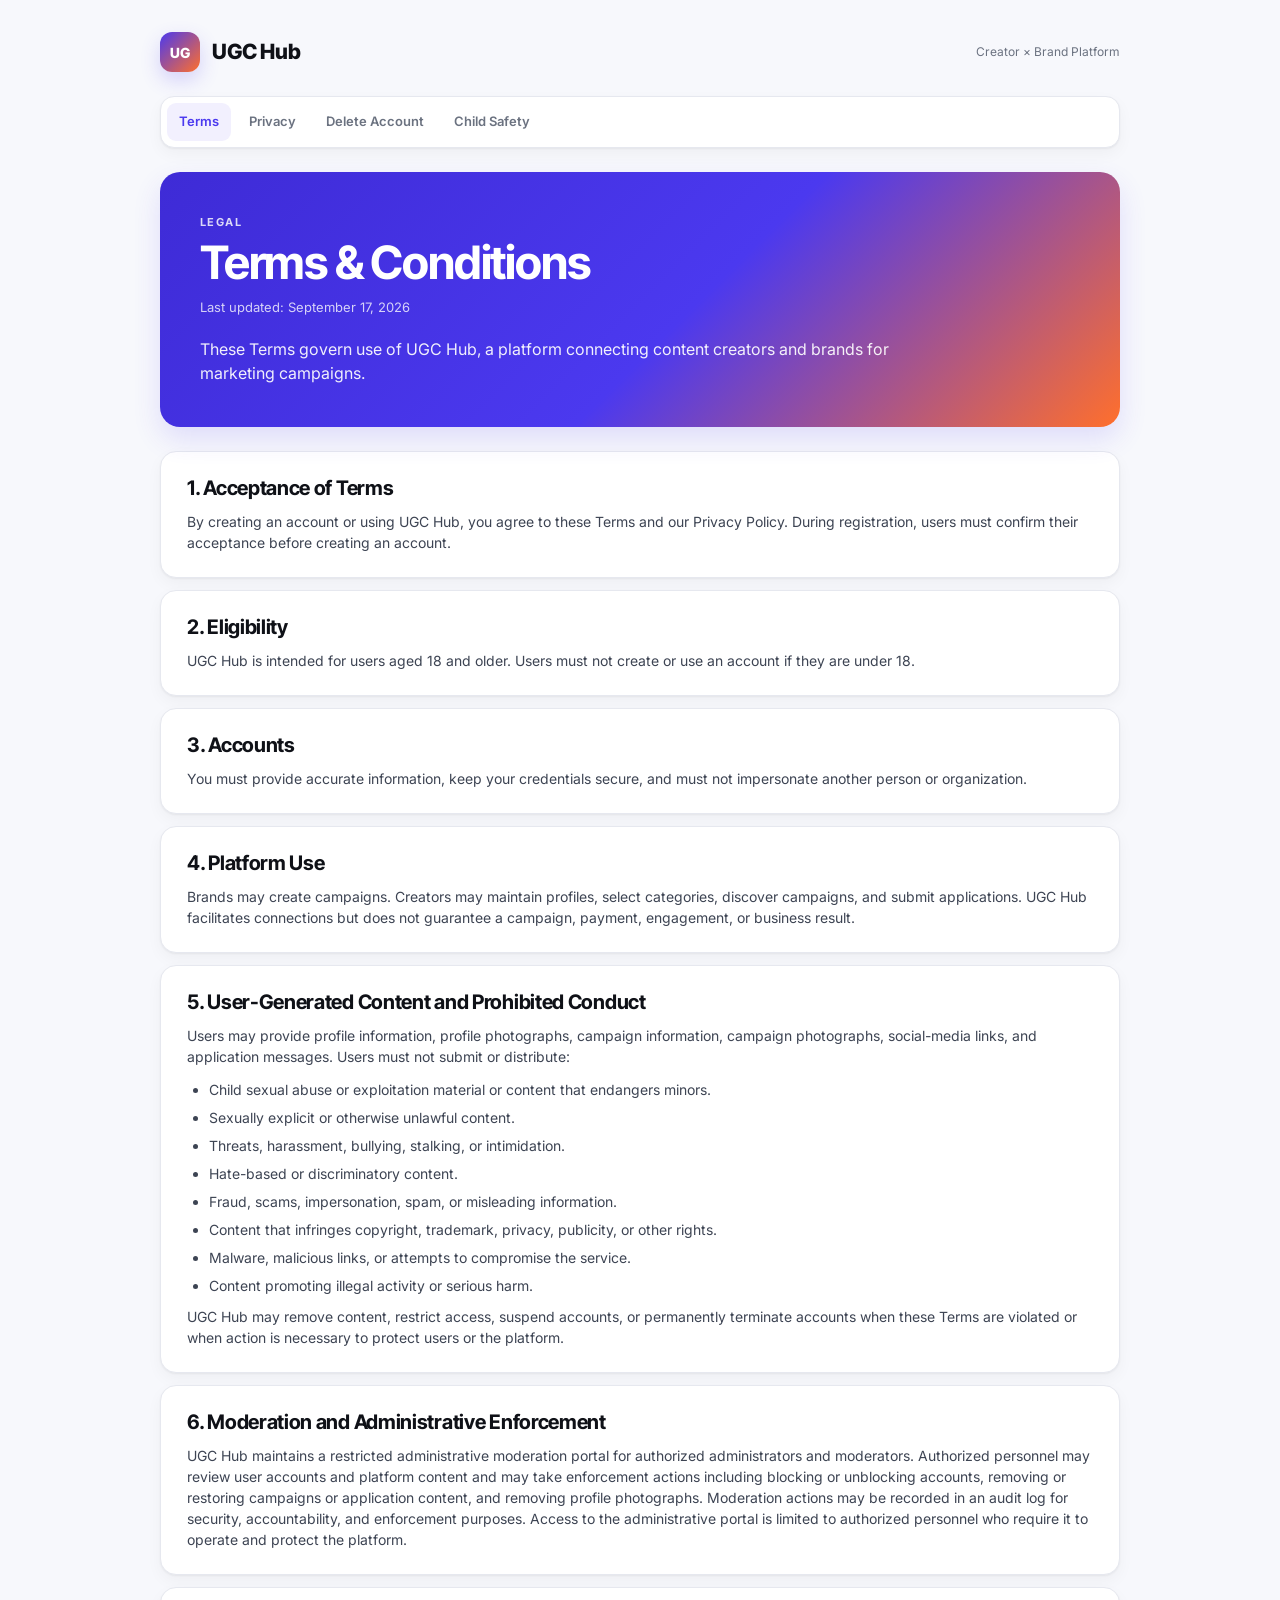
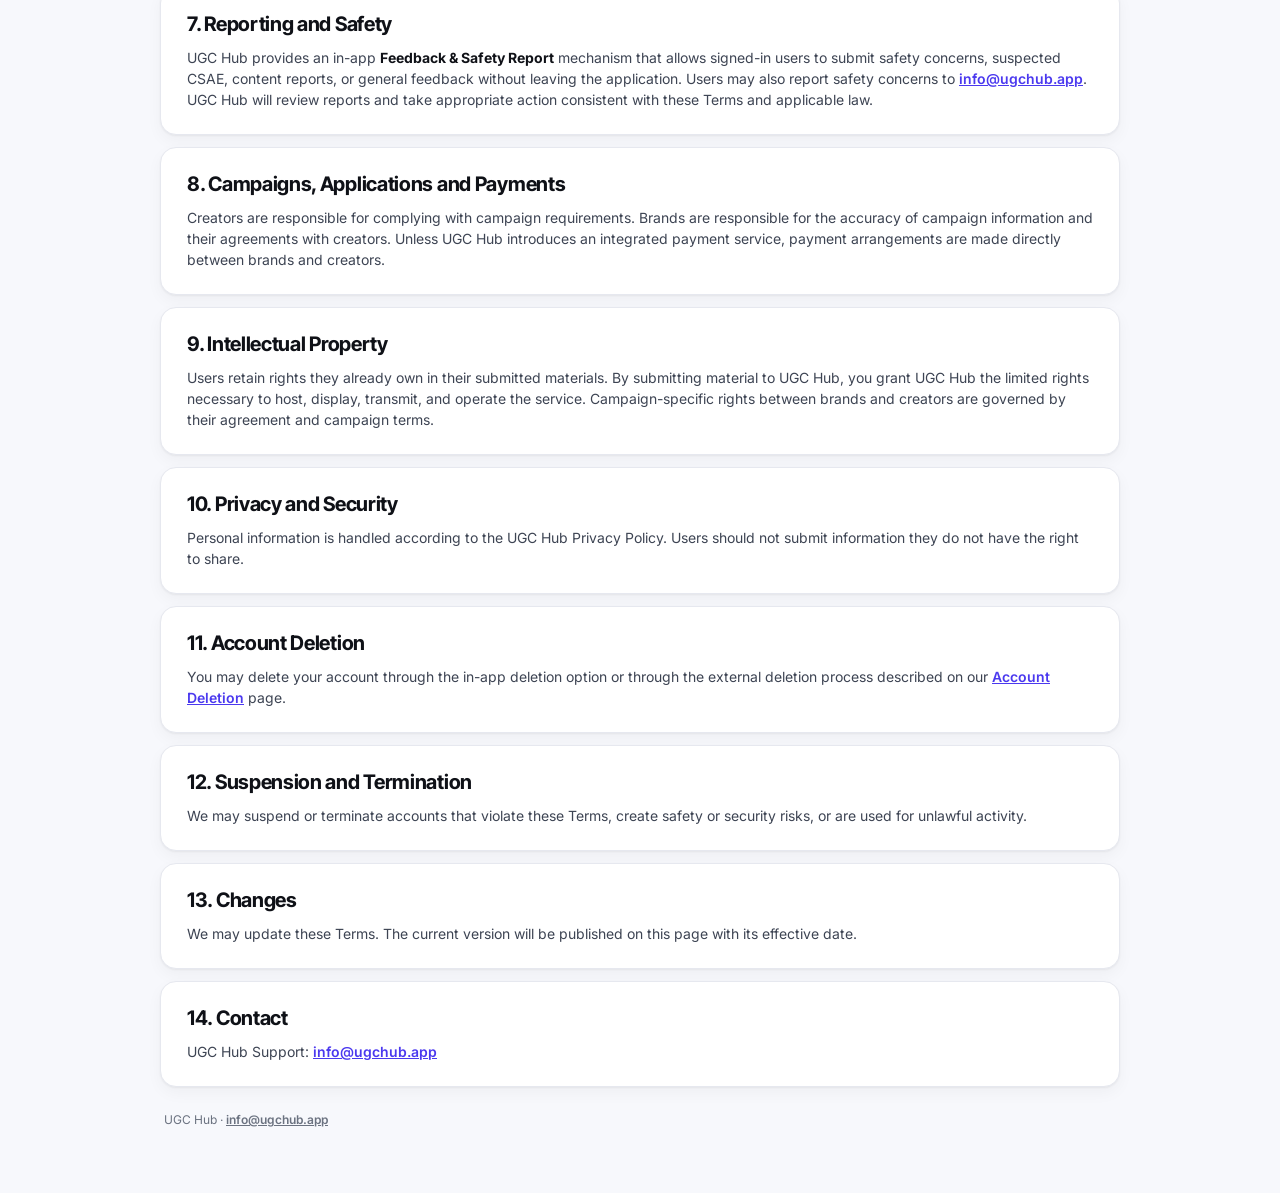
<file: index.html>
<!DOCTYPE html>
<html lang="en">
<head>
<meta charset="UTF-8"><meta name="viewport" content="width=device-width, initial-scale=1.0">
<title>UGC Hub | Terms & Conditions</title>
<link rel="preconnect" href="https://fonts.googleapis.com"><link rel="preconnect" href="https://fonts.gstatic.com" crossorigin><link href="https://fonts.googleapis.com/css2?family=Inter:wght@400;500;600;700&family=Inter+Tight:wght@700;800&display=swap" rel="stylesheet">
<style>
:root{--violet:#4B39EF;--violet-dark:#3E2BD6;--violet-soft:#F2F0FE;--ember:#FF6F2C;--canvas:#F7F8FC;--surface:#FFF;--border:#E6E8EF;--text:#0F1117;--secondary:#3D4453;--muted:#6B7280;--shadow:0 1px 2px #0f11170d,0 6px 16px #0f11170a}
*{box-sizing:border-box}html{scroll-behavior:smooth}body{margin:0;background:var(--canvas);color:var(--text);font-family:Inter,system-ui,sans-serif;line-height:1.5}.shell{width:min(960px,calc(100% - 32px));margin:auto;padding:32px 0 64px}.brand{display:flex;align-items:center;gap:12px;margin-bottom:24px}.mark{width:40px;height:40px;border-radius:12px;background:linear-gradient(135deg,var(--violet),var(--ember));display:grid;place-items:center;color:#fff;font-family:'Inter Tight',sans-serif;font-weight:800;font-size:14px;box-shadow:0 8px 20px #4b39ef33}.brand-name{font-family:'Inter Tight',sans-serif;font-size:21px;font-weight:800;letter-spacing:-.4px}.brand-sub{color:var(--muted);font-size:12px;margin-left:auto}.nav{display:flex;flex-wrap:wrap;gap:6px;padding:6px;background:var(--surface);border:1px solid var(--border);border-radius:14px;box-shadow:var(--shadow);margin-bottom:24px}.nav a{text-decoration:none;color:var(--muted);font-size:13px;font-weight:600;padding:9px 12px;border-radius:9px}.nav a:hover{color:var(--violet)}.nav a.active{color:var(--violet);background:var(--violet-soft)}.hero{position:relative;overflow:hidden;border-radius:20px;padding:42px 40px;margin-bottom:24px;color:#fff;background:linear-gradient(135deg,#3E2BD6 0%,#4B39EF 55%,#FF6F2C 100%);box-shadow:0 12px 28px #4b39ef24}.eyebrow{font-size:11px;text-transform:uppercase;letter-spacing:1.4px;font-weight:700;opacity:.82}.hero h1{font-family:'Inter Tight',sans-serif;font-size:clamp(34px,6vw,46px);line-height:1.08;letter-spacing:-1.2px;margin:8px 0 10px}.updated{font-size:13px;opacity:.78}.intro{font-size:16px;max-width:720px;margin:20px 0 0;color:#fff;opacity:.92}.content{display:grid;gap:12px}section{background:var(--surface);border:1px solid var(--border);border-radius:16px;padding:24px 26px;box-shadow:var(--shadow)}h2{font-family:'Inter Tight',sans-serif;font-size:20px;line-height:1.25;letter-spacing:-.3px;margin:0 0 10px}p,li{color:var(--secondary);font-size:14px}p{margin:0 0 12px}p:last-child{margin-bottom:0}ul,ol{padding-left:22px;margin:10px 0}li{margin:7px 0}a{color:var(--violet);font-weight:600}strong{color:var(--text)}.footer{padding:24px 4px 0;color:var(--muted);font-size:12px}.footer a{color:var(--muted)}@media(max-width:600px){.shell{width:calc(100% - 24px);padding-top:20px}.brand-sub{display:none}.nav{overflow-x:auto;flex-wrap:nowrap}.nav a{white-space:nowrap}.hero{padding:30px 24px;border-radius:16px}.hero h1{font-size:34px}section{padding:20px;border-radius:14px}}
</style></head>
<body><main class="shell">
<header class="brand"><div class="mark">UG</div><div class="brand-name">UGC Hub</div><div class="brand-sub">Creator × Brand Platform</div></header>
<nav class="nav"><a class="active" href="index.html">Terms</a><a href="privacy-policy.html">Privacy</a><a href="delete-account.html">Delete Account</a><a href="safety-standards.html">Child Safety</a></nav>
<header class="hero"><div class="eyebrow">Legal</div><h1>Terms &amp; Conditions</h1><div class="updated">Last updated: September 17, 2026</div><p class="intro">These Terms govern use of UGC Hub, a platform connecting content creators and brands for marketing campaigns.</p></header>
<div class="content">
<section><h2>1. Acceptance of Terms</h2><p>By creating an account or using UGC Hub, you agree to these Terms and our Privacy Policy. During registration, users must confirm their acceptance before creating an account.</p></section>
<section><h2>2. Eligibility</h2><p>UGC Hub is intended for users aged 18 and older. Users must not create or use an account if they are under 18.</p></section>
<section><h2>3. Accounts</h2><p>You must provide accurate information, keep your credentials secure, and must not impersonate another person or organization.</p></section>
<section><h2>4. Platform Use</h2><p>Brands may create campaigns. Creators may maintain profiles, select categories, discover campaigns, and submit applications. UGC Hub facilitates connections but does not guarantee a campaign, payment, engagement, or business result.</p></section>
<section><h2>5. User-Generated Content and Prohibited Conduct</h2><p>Users may provide profile information, profile photographs, campaign information, campaign photographs, social-media links, and application messages. Users must not submit or distribute:</p><ul><li>Child sexual abuse or exploitation material or content that endangers minors.</li><li>Sexually explicit or otherwise unlawful content.</li><li>Threats, harassment, bullying, stalking, or intimidation.</li><li>Hate-based or discriminatory content.</li><li>Fraud, scams, impersonation, spam, or misleading information.</li><li>Content that infringes copyright, trademark, privacy, publicity, or other rights.</li><li>Malware, malicious links, or attempts to compromise the service.</li><li>Content promoting illegal activity or serious harm.</li></ul><p>UGC Hub may remove content, restrict access, suspend accounts, or permanently terminate accounts when these Terms are violated or when action is necessary to protect users or the platform.</p></section>
<section><h2>6. Moderation and Administrative Enforcement</h2><p>UGC Hub maintains a restricted administrative moderation portal for authorized administrators and moderators. Authorized personnel may review user accounts and platform content and may take enforcement actions including blocking or unblocking accounts, removing or restoring campaigns or application content, and removing profile photographs. Moderation actions may be recorded in an audit log for security, accountability, and enforcement purposes. Access to the administrative portal is limited to authorized personnel who require it to operate and protect the platform.</p></section>
<section><h2>7. Reporting and Safety</h2><p>UGC Hub provides an in-app <strong>Feedback &amp; Safety Report</strong> mechanism that allows signed-in users to submit safety concerns, suspected CSAE, content reports, or general feedback without leaving the application. Users may also report safety concerns to <a href="mailto:info@ugchub.app">info@ugchub.app</a>. UGC Hub will review reports and take appropriate action consistent with these Terms and applicable law.</p></section>
<section><h2>8. Campaigns, Applications and Payments</h2><p>Creators are responsible for complying with campaign requirements. Brands are responsible for the accuracy of campaign information and their agreements with creators. Unless UGC Hub introduces an integrated payment service, payment arrangements are made directly between brands and creators.</p></section>
<section><h2>9. Intellectual Property</h2><p>Users retain rights they already own in their submitted materials. By submitting material to UGC Hub, you grant UGC Hub the limited rights necessary to host, display, transmit, and operate the service. Campaign-specific rights between brands and creators are governed by their agreement and campaign terms.</p></section>
<section><h2>10. Privacy and Security</h2><p>Personal information is handled according to the UGC Hub Privacy Policy. Users should not submit information they do not have the right to share.</p></section>
<section><h2>11. Account Deletion</h2><p>You may delete your account through the in-app deletion option or through the external deletion process described on our <a href="delete-account.html">Account Deletion</a> page.</p></section>
<section><h2>12. Suspension and Termination</h2><p>We may suspend or terminate accounts that violate these Terms, create safety or security risks, or are used for unlawful activity.</p></section>
<section><h2>13. Changes</h2><p>We may update these Terms. The current version will be published on this page with its effective date.</p></section>
<section><h2>14. Contact</h2><p>UGC Hub Support: <a href="mailto:info@ugchub.app">info@ugchub.app</a></p></section>
</div><footer class="footer">UGC Hub · <a href="mailto:info@ugchub.app">info@ugchub.app</a></footer>
</main></body></html>
</file>
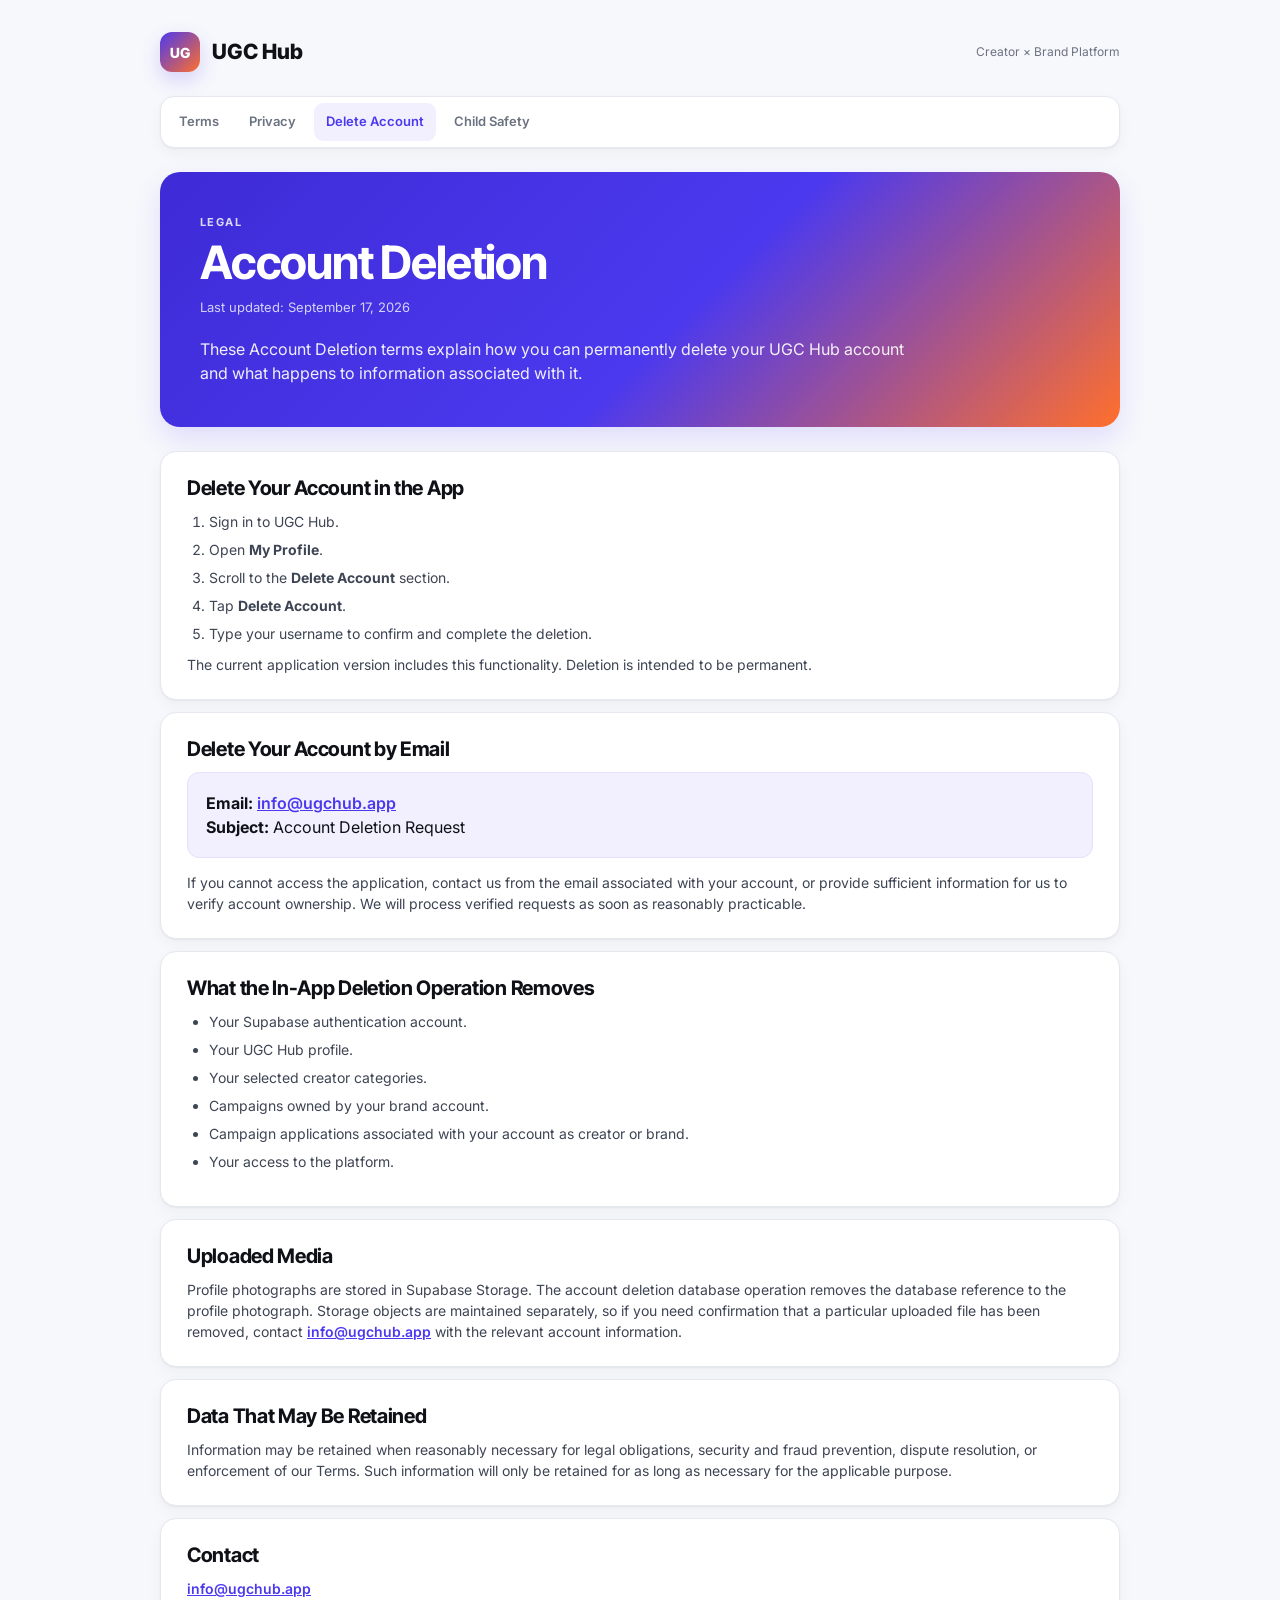
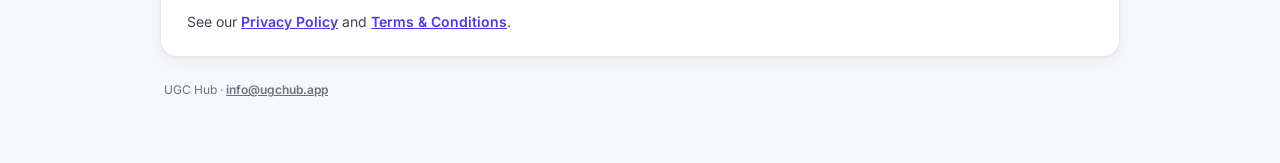
<file: delete-account.html>
<!DOCTYPE html><html lang="en"><head><meta charset="UTF-8"><meta name="viewport" content="width=device-width,initial-scale=1.0"><title>UGC Hub | Account Deletion</title><link rel="preconnect" href="https://fonts.googleapis.com"><link rel="preconnect" href="https://fonts.gstatic.com" crossorigin><link href="https://fonts.googleapis.com/css2?family=Inter:wght@400;500;600;700&family=Inter+Tight:wght@700;800&display=swap" rel="stylesheet"><style>:root{--violet:#4B39EF;--violet-soft:#F2F0FE;--canvas:#F7F8FC;--border:#E6E8EF;--text:#0F1117;--secondary:#3D4453;--muted:#6B7280;--shadow:0 1px 2px #0f11170d,0 6px 16px #0f11170a}*{box-sizing:border-box}body{margin:0;background:var(--canvas);color:var(--text);font-family:Inter,system-ui,sans-serif;line-height:1.5}.shell{width:min(960px,calc(100% - 32px));margin:auto;padding:32px 0 64px}.brand{display:flex;align-items:center;gap:12px;margin-bottom:24px}.mark{width:40px;height:40px;border-radius:12px;background:linear-gradient(135deg,#4B39EF,#FF6F2C);display:grid;place-items:center;color:#fff;font-family:'Inter Tight';font-weight:800;font-size:14px;box-shadow:0 8px 20px #4b39ef33}.brand-name{font-family:'Inter Tight';font-size:21px;font-weight:800}.brand-sub{color:var(--muted);font-size:12px;margin-left:auto}.nav{display:flex;flex-wrap:wrap;gap:6px;padding:6px;background:#fff;border:1px solid var(--border);border-radius:14px;box-shadow:var(--shadow);margin-bottom:24px}.nav a{text-decoration:none;color:var(--muted);font-size:13px;font-weight:600;padding:9px 12px;border-radius:9px}.nav a.active,.nav a:hover{color:var(--violet)}.nav a.active{background:var(--violet-soft)}.hero{border-radius:20px;padding:42px 40px;margin-bottom:24px;color:#fff;background:linear-gradient(135deg,#3E2BD6 0%,#4B39EF 55%,#FF6F2C 100%);box-shadow:0 12px 28px #4b39ef24}.eyebrow{font-size:11px;text-transform:uppercase;letter-spacing:1.4px;font-weight:700;opacity:.82}.hero h1{font-family:'Inter Tight';font-size:clamp(34px,6vw,46px);line-height:1.08;letter-spacing:-1.2px;margin:8px 0 10px}.updated{font-size:13px;opacity:.78}.intro{font-size:16px;max-width:720px;margin:20px 0 0;color:#fff;opacity:.92}.content{display:grid;gap:12px}section{background:#fff;border:1px solid var(--border);border-radius:16px;padding:24px 26px;box-shadow:var(--shadow)}h2{font-family:'Inter Tight';font-size:20px;line-height:1.25;letter-spacing:-.3px;margin:0 0 10px}p,li{color:var(--secondary);font-size:14px}p{margin:0 0 12px}p:last-child{margin-bottom:0}ol,ul{padding-left:22px;margin:10px 0}li{margin:7px 0}a{color:var(--violet);font-weight:600}.box{background:var(--violet-soft);border:1px solid #E4E0FD;border-radius:12px;padding:18px}.box a{color:var(--violet)}.footer{padding:24px 4px 0;color:var(--muted);font-size:12px}.footer a{color:var(--muted)}@media(max-width:600px){.shell{width:calc(100% - 24px);padding-top:20px}.brand-sub{display:none}.nav{overflow-x:auto;flex-wrap:nowrap}.nav a{white-space:nowrap}.hero{padding:30px 24px;border-radius:16px}.hero h1{font-size:34px}section{padding:20px;border-radius:14px}}</style></head><body><main class="shell"><header class="brand"><div class="mark">UG</div><div class="brand-name">UGC Hub</div><div class="brand-sub">Creator × Brand Platform</div></header><nav class="nav"><a href="index.html">Terms</a><a href="privacy-policy.html">Privacy</a><a class="active" href="delete-account.html">Delete Account</a><a href="safety-standards.html">Child Safety</a></nav><header class="hero"><div class="eyebrow">Legal</div><h1>Account Deletion</h1><div class="updated">Last updated: September 17, 2026</div><p class="intro">These Account Deletion terms explain how you can permanently delete your UGC Hub account and what happens to information associated with it.</p></header><div class="content"><section><h2>Delete Your Account in the App</h2><ol><li>Sign in to UGC Hub.</li><li>Open <strong>My Profile</strong>.</li><li>Scroll to the <strong>Delete Account</strong> section.</li><li>Tap <strong>Delete Account</strong>.</li><li>Type your username to confirm and complete the deletion.</li></ol><p>The current application version includes this functionality. Deletion is intended to be permanent.</p></section><section><h2>Delete Your Account by Email</h2><div class="box"><strong>Email:</strong> <a href="mailto:info@ugchub.app">info@ugchub.app</a><br><strong>Subject:</strong> Account Deletion Request</div><p style="margin-top:14px">If you cannot access the application, contact us from the email associated with your account, or provide sufficient information for us to verify account ownership. We will process verified requests as soon as reasonably practicable.</p></section><section><h2>What the In-App Deletion Operation Removes</h2><ul><li>Your Supabase authentication account.</li><li>Your UGC Hub profile.</li><li>Your selected creator categories.</li><li>Campaigns owned by your brand account.</li><li>Campaign applications associated with your account as creator or brand.</li><li>Your access to the platform.</li></ul></section><section><h2>Uploaded Media</h2><p>Profile photographs are stored in Supabase Storage. The account deletion database operation removes the database reference to the profile photograph. Storage objects are maintained separately, so if you need confirmation that a particular uploaded file has been removed, contact <a href="mailto:info@ugchub.app">info@ugchub.app</a> with the relevant account information.</p></section><section><h2>Data That May Be Retained</h2><p>Information may be retained when reasonably necessary for legal obligations, security and fraud prevention, dispute resolution, or enforcement of our Terms. Such information will only be retained for as long as necessary for the applicable purpose.</p></section><section><h2>Contact</h2><p><a href="mailto:info@ugchub.app">info@ugchub.app</a></p><p>See our <a href="privacy-policy.html">Privacy Policy</a> and <a href="index.html">Terms &amp; Conditions</a>.</p></section></div><footer class="footer">UGC Hub · <a href="mailto:info@ugchub.app">info@ugchub.app</a></footer></main></body></html>
</file>
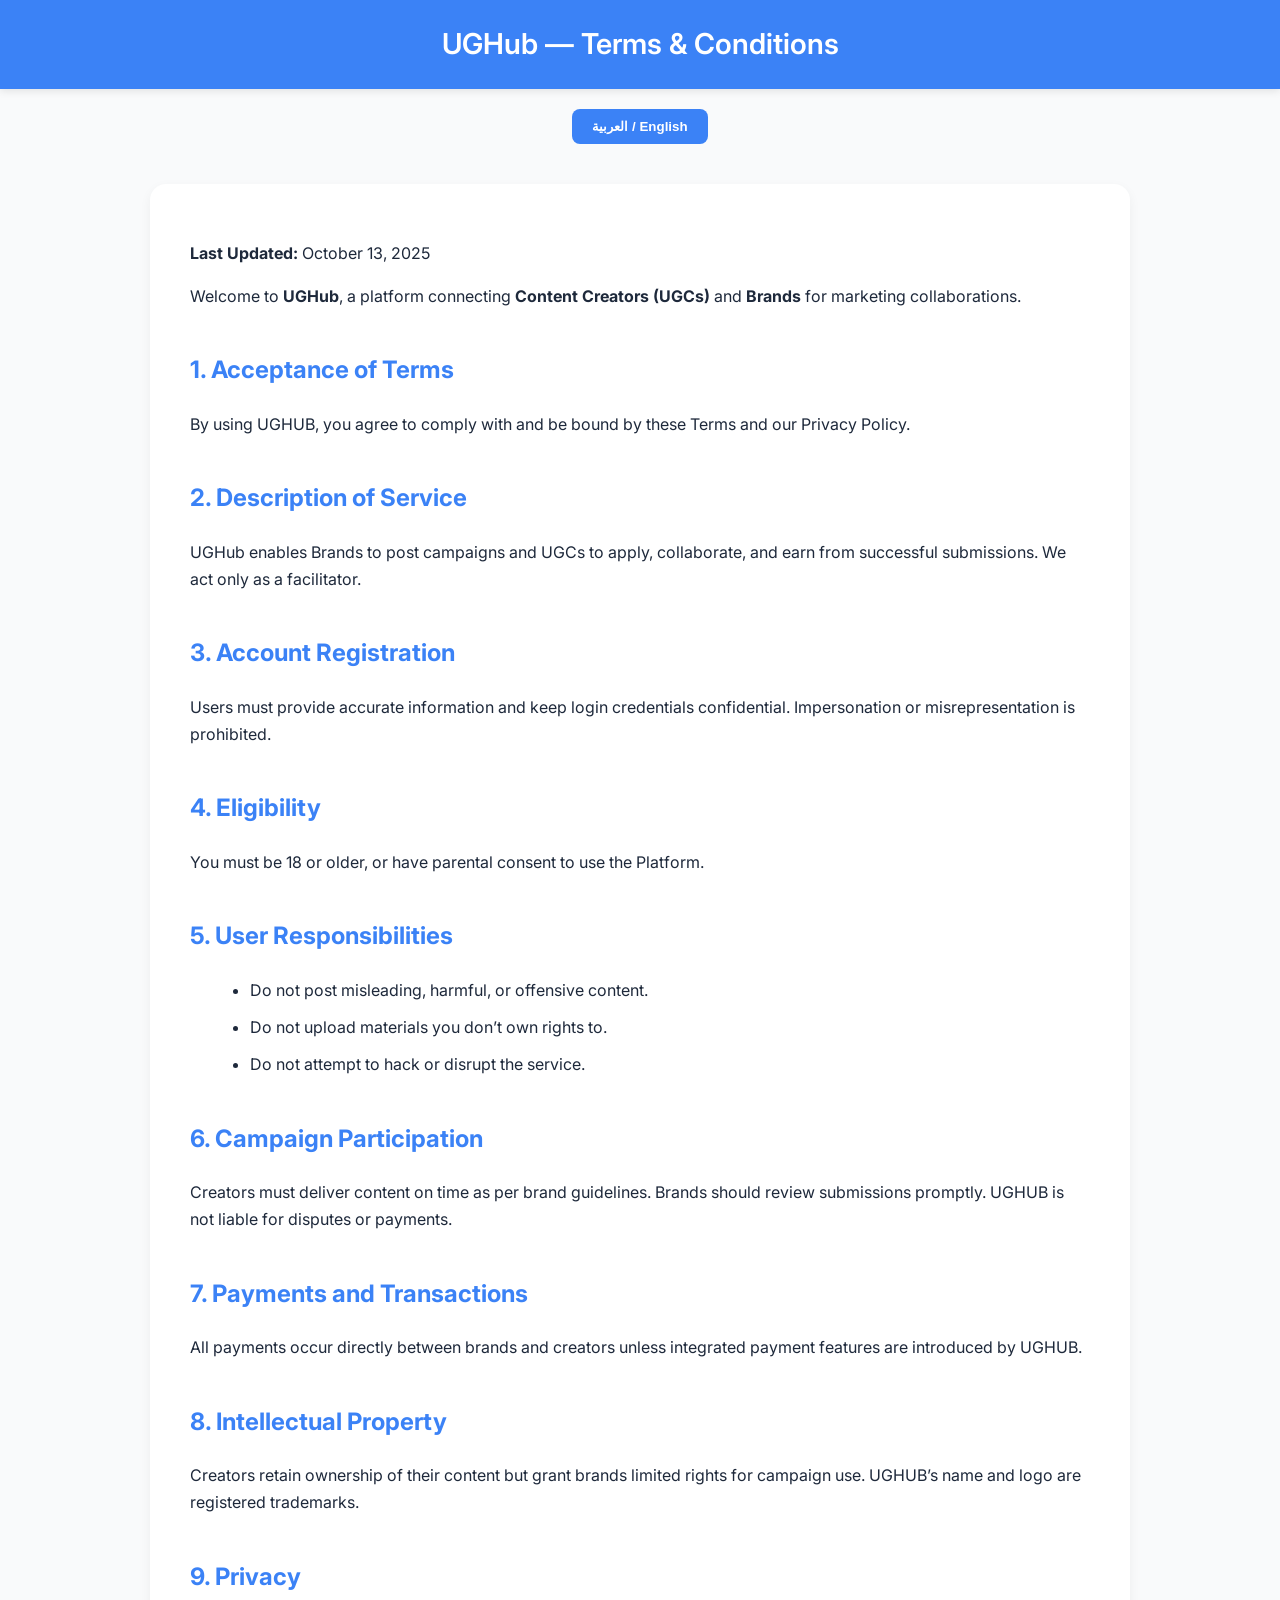
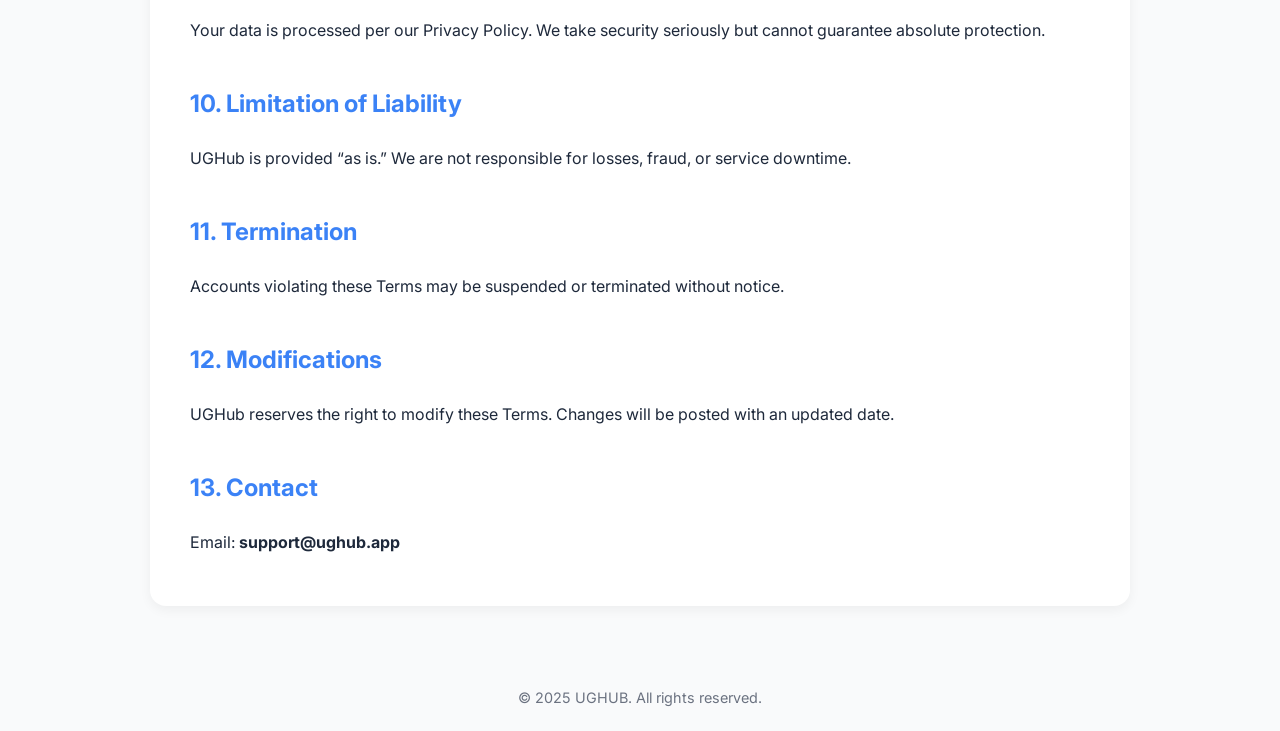
<file: index.html.html>
<!DOCTYPE html>
<html lang="en" dir="ltr">
<head>
  <meta charset="UTF-8">
  <meta name="viewport" content="width=device-width, initial-scale=1.0">
  <title>UGHub | Terms & Conditions</title>
  <link href="https://fonts.googleapis.com/css2?family=Inter:wght@400;600&display=swap" rel="stylesheet">
  <style>
    :root {
      --primary: #3b82f6;
      --secondary: #1e293b;
      --bg: #f9fafb;
      --white: #fff;
    }
    body {
      font-family: 'Inter', sans-serif;
      background-color: var(--bg);
      margin: 0;
      padding: 0;
      line-height: 1.7;
      color: var(--secondary);
    }
    header {
      background: var(--primary);
      color: var(--white);
      padding: 20px 40px;
      text-align: center;
      box-shadow: 0 2px 8px rgba(0,0,0,0.1);
    }
    header h1 {
      margin: 0;
      font-size: 1.8rem;
      font-weight: 600;
    }
    .container {
      max-width: 900px;
      margin: 40px auto;
      background: var(--white);
      padding: 40px;
      border-radius: 16px;
      box-shadow: 0 4px 12px rgba(0,0,0,0.05);
    }
    h2 {
      color: var(--primary);
      margin-top: 40px;
    }
    h3 {
      margin-top: 30px;
      color: var(--secondary);
    }
    p, li {
      margin-bottom: 10px;
    }
    ul {
      margin-left: 20px;
    }
    .switcher {
      display: flex;
      justify-content: center;
      margin: 20px;
    }
    button {
      background: var(--primary);
      border: none;
      color: var(--white);
      padding: 10px 20px;
      border-radius: 8px;
      cursor: pointer;
      font-weight: 600;
      transition: background 0.2s;
    }
    button:hover {
      background: #2563eb;
    }
    .arabic {
      display: none;
      direction: rtl;
      font-family: 'Inter', sans-serif;
    }
    footer {
      text-align: center;
      margin-top: 60px;
      padding: 20px;
      color: #6b7280;
      font-size: 0.9rem;
    }
    @media (max-width: 768px) {
      .container {
        padding: 20px;
      }
    }
  </style>
</head>
<body>
  <header>
    <h1>UGHub — Terms & Conditions</h1>
  </header>

  <div class="switcher">
    <button id="toggleLang">العربية / English</button>
  </div>

  <div class="container english">
    <p><strong>Last Updated:</strong> October 13, 2025</p>
    <p>Welcome to <strong>UGHub</strong>, a platform connecting <strong>Content Creators (UGCs)</strong> and <strong>Brands</strong> for marketing collaborations.</p>

    <h2>1. Acceptance of Terms</h2>
    <p>By using UGHUB, you agree to comply with and be bound by these Terms and our Privacy Policy.</p>

    <h2>2. Description of Service</h2>
    <p>UGHub enables Brands to post campaigns and UGCs to apply, collaborate, and earn from successful submissions. We act only as a facilitator.</p>

    <h2>3. Account Registration</h2>
    <p>Users must provide accurate information and keep login credentials confidential. Impersonation or misrepresentation is prohibited.</p>

    <h2>4. Eligibility</h2>
    <p>You must be 18 or older, or have parental consent to use the Platform.</p>

    <h2>5. User Responsibilities</h2>
    <ul>
      <li>Do not post misleading, harmful, or offensive content.</li>
      <li>Do not upload materials you don’t own rights to.</li>
      <li>Do not attempt to hack or disrupt the service.</li>
    </ul>

    <h2>6. Campaign Participation</h2>
    <p>Creators must deliver content on time as per brand guidelines. Brands should review submissions promptly. UGHUB is not liable for disputes or payments.</p>

    <h2>7. Payments and Transactions</h2>
    <p>All payments occur directly between brands and creators unless integrated payment features are introduced by UGHUB.</p>

    <h2>8. Intellectual Property</h2>
    <p>Creators retain ownership of their content but grant brands limited rights for campaign use. UGHUB’s name and logo are registered trademarks.</p>

    <h2>9. Privacy</h2>
    <p>Your data is processed per our Privacy Policy. We take security seriously but cannot guarantee absolute protection.</p>

    <h2>10. Limitation of Liability</h2>
    <p>UGHub is provided “as is.” We are not responsible for losses, fraud, or service downtime.</p>

    <h2>11. Termination</h2>
    <p>Accounts violating these Terms may be suspended or terminated without notice.</p>

    <h2>12. Modifications</h2>
    <p>UGHub reserves the right to modify these Terms. Changes will be posted with an updated date.</p>

    <h2>13. Contact</h2>
    <p>Email: <strong>support@ughub.app</strong></p>
  </div>

  <div class="container arabic">
    <p><strong>آخر تحديث:</strong> 13 أكتوبر 2025</p>
    <p>مرحبًا بك في <strong>UGHub</strong>، المنصة التي تربط بين <strong>صنّاع المحتوى</strong> و<strong>العلامات التجارية</strong> للتعاون في الحملات التسويقية.</p>

    <h2>1. القبول بالشروط</h2>
    <p>باستخدامك للتطبيق، فإنك توافق على هذه الشروط وسياسة الخصوصية الخاصة بنا.</p>

    <h2>2. وصف الخدمة</h2>
    <p>تتيح المنصة للعلامات التجارية نشر الحملات، ولصناع المحتوى التقديم والمشاركة مقابل تعويض. UGHUB مجرد وسيط ولا يتحمل المسؤولية المالية.</p>

    <h2>3. تسجيل الحساب</h2>
    <p>يجب إدخال معلومات صحيحة والحفاظ على سرية بيانات الدخول. يُمنع انتحال هوية أي جهة.</p>

    <h2>4. الأهلية</h2>
    <p>يجب أن يكون عمرك 18 عامًا أو أكثر أو لديك موافقة ولي أمرك.</p>

    <h2>5. مسؤوليات المستخدم</h2>
    <ul>
      <li>عدم نشر محتوى مضلل أو مسيء.</li>
      <li>عدم رفع مواد لا تمتلك حقوقها.</li>
      <li>عدم محاولة اختراق أو تعطيل النظام.</li>
    </ul>

    <h2>6. المشاركة في الحملات</h2>
    <p>يجب على صانع المحتوى الالتزام بإرشادات الحملة. لا تتحمل UGHUB أي مسؤولية عن المدفوعات أو النزاعات.</p>

    <h2>7. المدفوعات</h2>
    <p>تتم الاتفاقات المالية مباشرة بين الطرفين ما لم توفر المنصة نظام دفع رسمي.</p>

    <h2>8. الملكية الفكرية</h2>
    <p>يحتفظ صانع المحتوى بحقوق أعماله ويمنح العلامة التجارية ترخيصًا محدودًا لاستخدامها ضمن الحملة.</p>

    <h2>9. الخصوصية</h2>
    <p>نتعامل مع بياناتك وفق سياسة الخصوصية الخاصة بنا، ونسعى لحمايتها بأقصى قدر ممكن.</p>

    <h2>10. تحديد المسؤولية</h2>
    <p>يُقدَّم التطبيق “كما هو”، دون ضمانات. لا نتحمل مسؤولية الخسائر أو الأعطال.</p>

    <h2>11. إنهاء الخدمة</h2>
    <p>قد يتم تعليق أو حذف الحسابات المخالفة دون إشعار مسبق.</p>

    <h2>12. التعديلات</h2>
    <p>قد يتم تعديل هذه الشروط من وقت لآخر، ويُعتبر استمرارك في الاستخدام موافقة ضمنية.</p>

    <h2>13. اتصل بنا</h2>
    <p>البريد الإلكتروني: <strong>support@ughub.app</strong></p>
  </div>

  <footer>
    &copy; 2025 UGHUB. All rights reserved.
  </footer>

  <script>
    const toggleBtn = document.getElementById('toggleLang');
    const english = document.querySelector('.english');
    const arabic = document.querySelector('.arabic');
    let isArabic = false;

    toggleBtn.addEventListener('click', () => {
      isArabic = !isArabic;
      if (isArabic) {
        english.style.display = 'none';
        arabic.style.display = 'block';
      } else {
        english.style.display = 'block';
        arabic.style.display = 'none';
      }
    });
  </script>
</body>
</html>
</file>
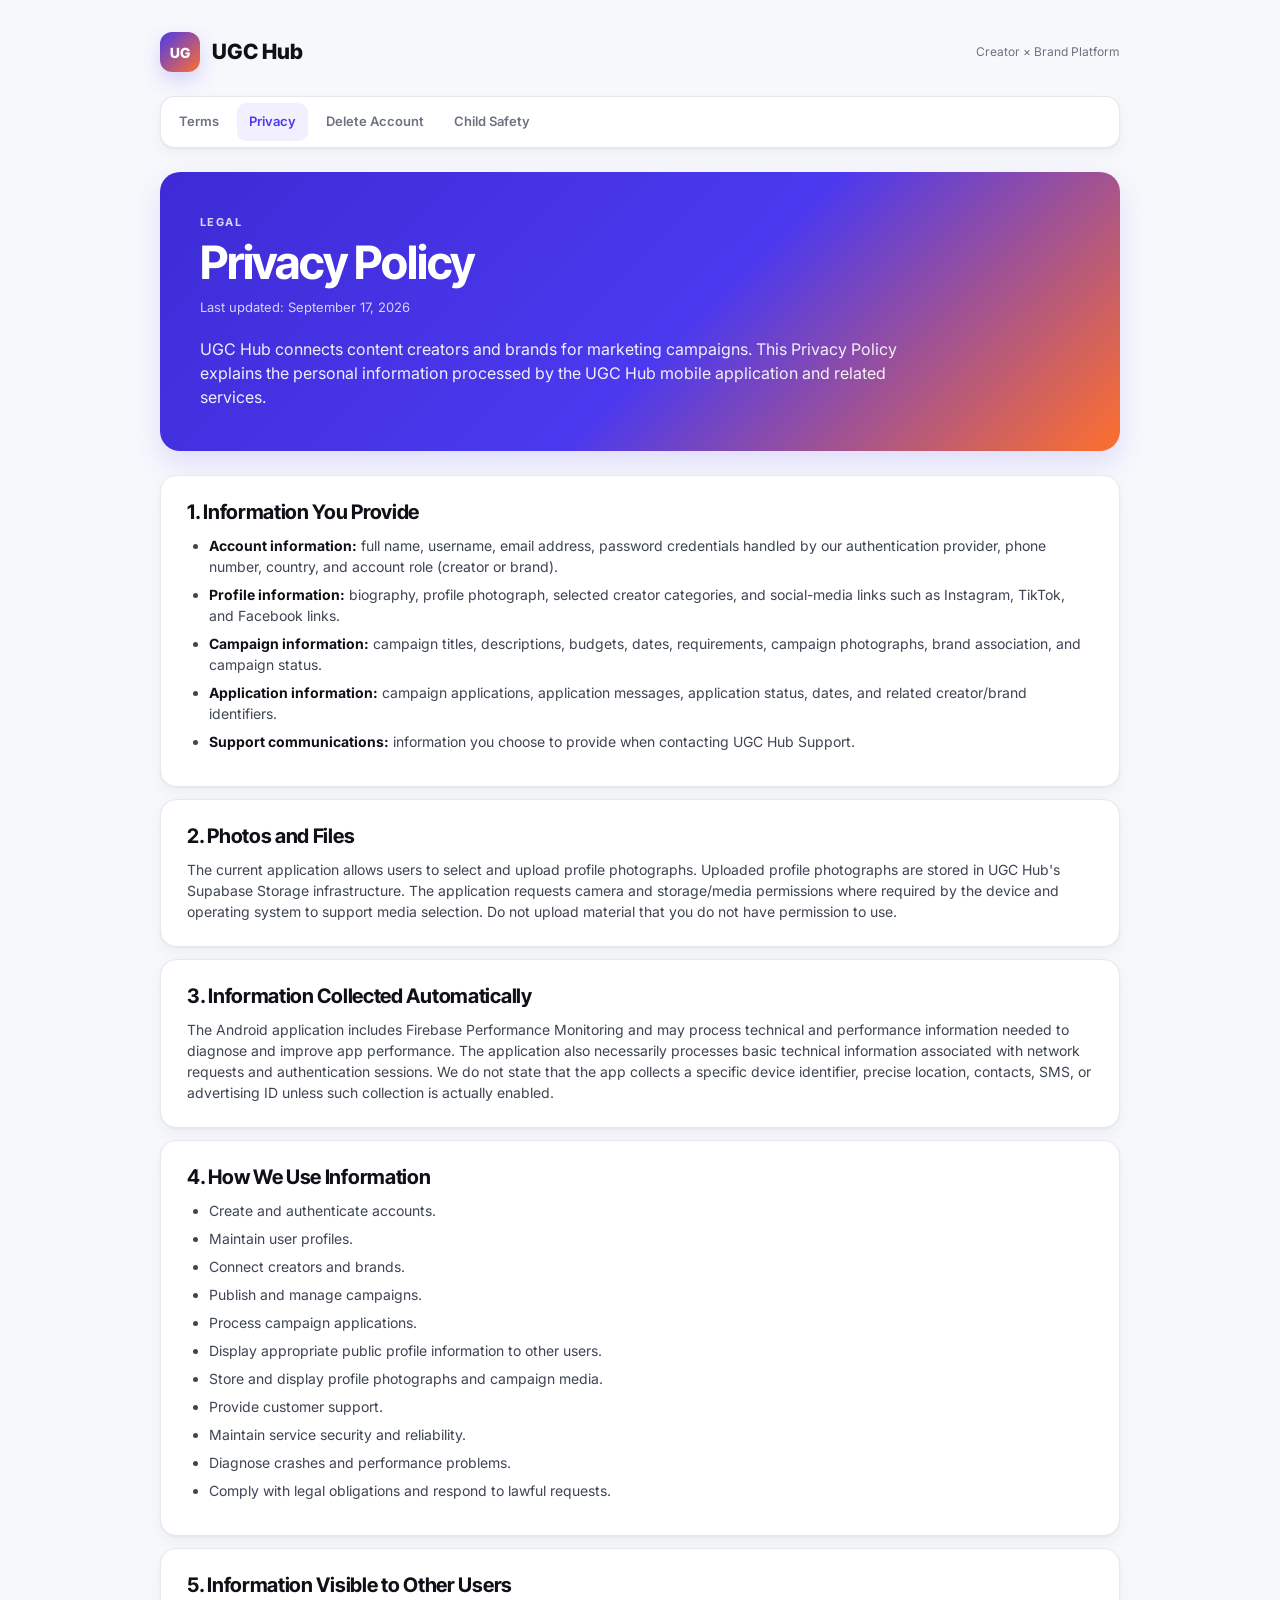
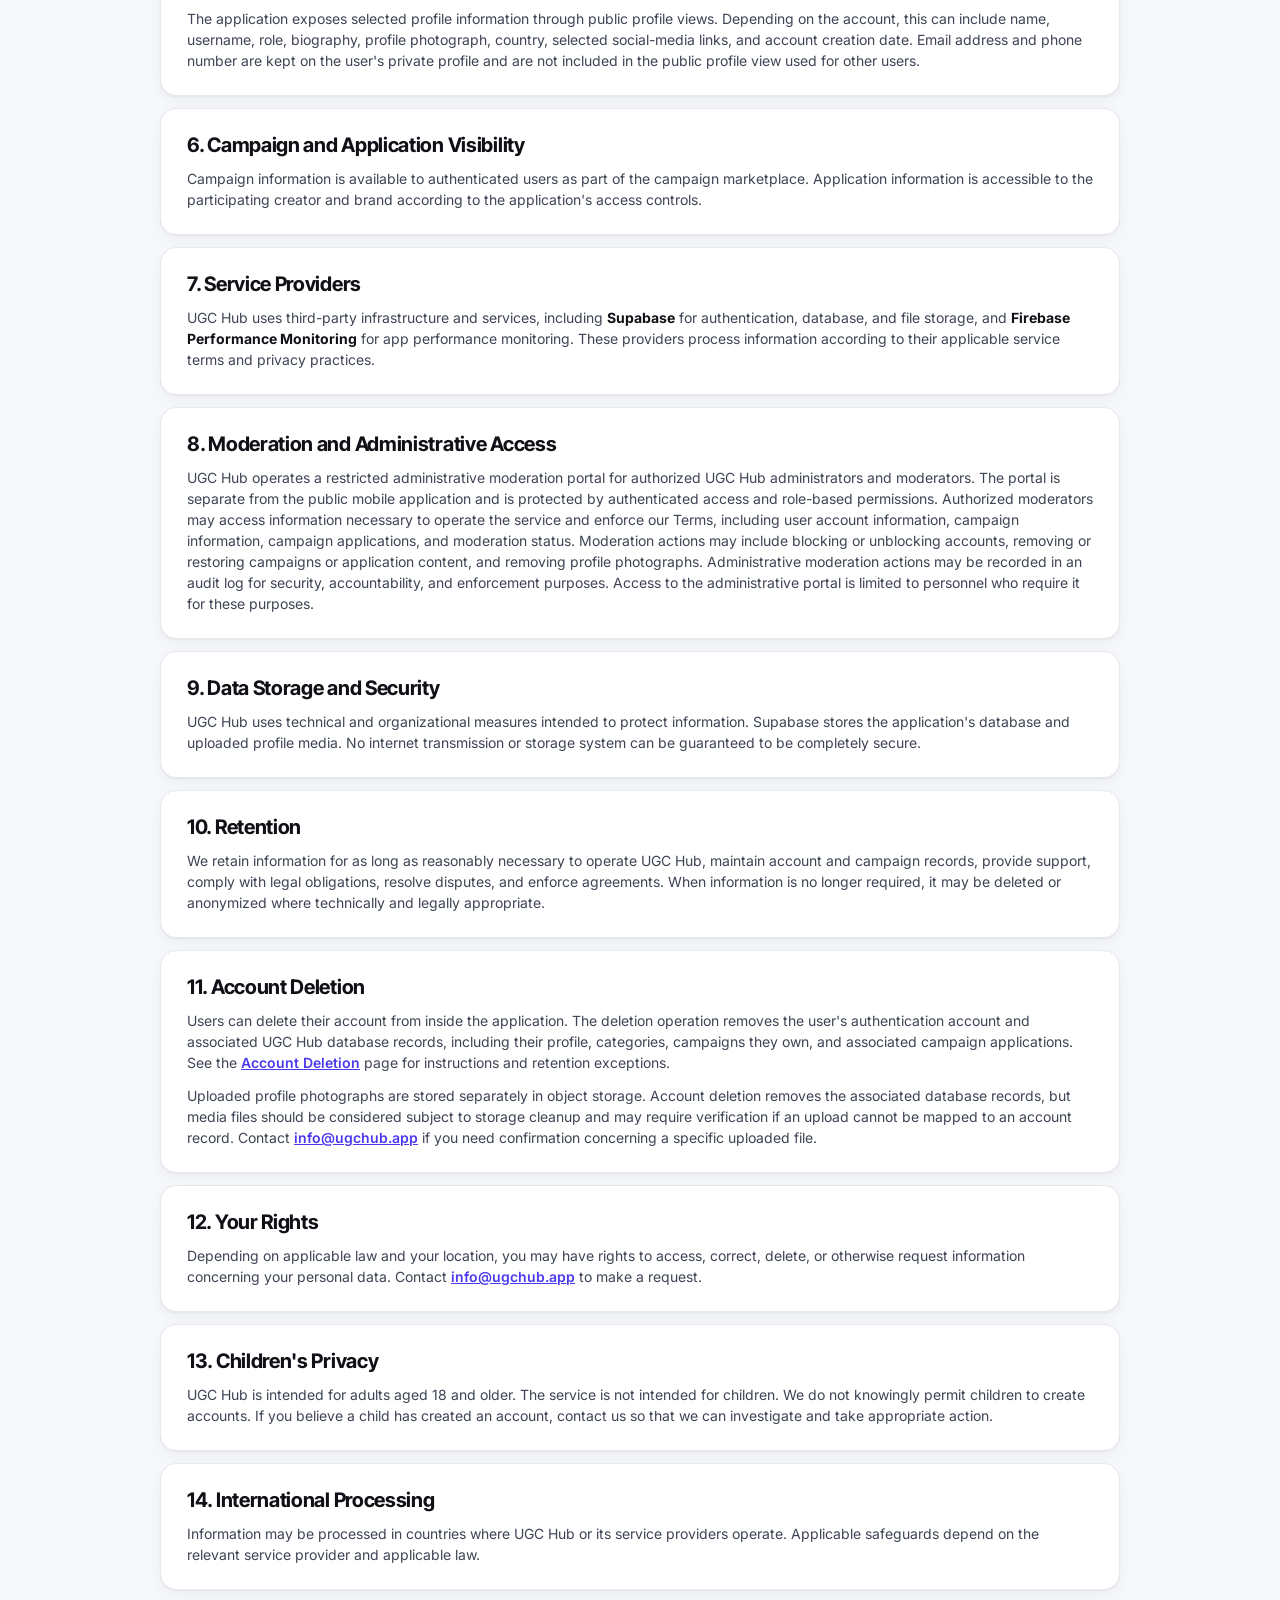
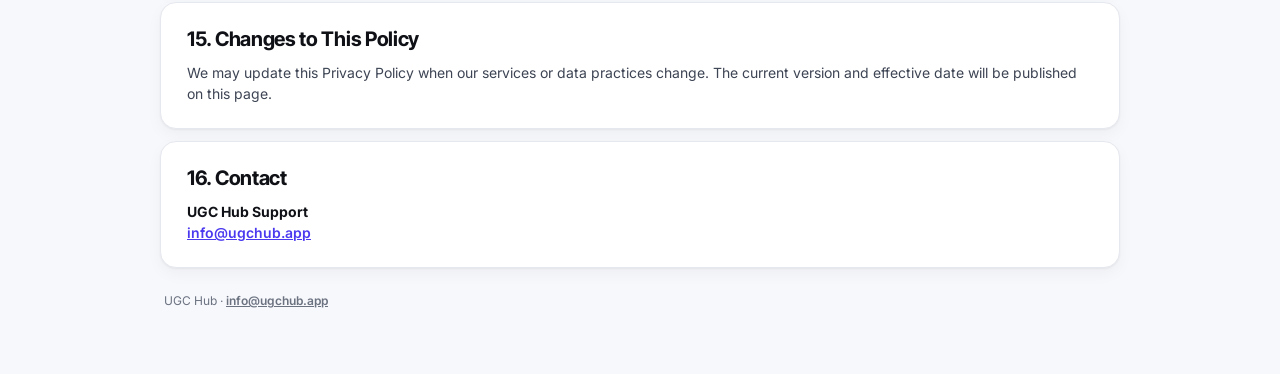
<file: privacy-policy.html>
<!DOCTYPE html><html lang="en"><head><meta charset="UTF-8"><meta name="viewport" content="width=device-width,initial-scale=1.0"><title>UGC Hub | Privacy Policy</title><link rel="preconnect" href="https://fonts.googleapis.com"><link rel="preconnect" href="https://fonts.gstatic.com" crossorigin><link href="https://fonts.googleapis.com/css2?family=Inter:wght@400;500;600;700&family=Inter+Tight:wght@700;800&display=swap" rel="stylesheet"><style>
:root{--violet:#4B39EF;--violet-soft:#F2F0FE;--canvas:#F7F8FC;--surface:#FFF;--border:#E6E8EF;--text:#0F1117;--secondary:#3D4453;--muted:#6B7280;--shadow:0 1px 2px #0f11170d,0 6px 16px #0f11170a}*{box-sizing:border-box}body{margin:0;background:var(--canvas);color:var(--text);font-family:Inter,system-ui,sans-serif;line-height:1.5}.shell{width:min(960px,calc(100% - 32px));margin:auto;padding:32px 0 64px}.brand{display:flex;align-items:center;gap:12px;margin-bottom:24px}.mark{width:40px;height:40px;border-radius:12px;background:linear-gradient(135deg,#4B39EF,#FF6F2C);display:grid;place-items:center;color:#fff;font-family:'Inter Tight';font-weight:800;font-size:14px;box-shadow:0 8px 20px #4b39ef33}.brand-name{font-family:'Inter Tight';font-size:21px;font-weight:800}.brand-sub{color:var(--muted);font-size:12px;margin-left:auto}.nav{display:flex;flex-wrap:wrap;gap:6px;padding:6px;background:#fff;border:1px solid var(--border);border-radius:14px;box-shadow:var(--shadow);margin-bottom:24px}.nav a{text-decoration:none;color:var(--muted);font-size:13px;font-weight:600;padding:9px 12px;border-radius:9px}.nav a.active,.nav a:hover{color:var(--violet)}.nav a.active{background:var(--violet-soft)}.hero{border-radius:20px;padding:42px 40px;margin-bottom:24px;color:#fff;background:linear-gradient(135deg,#3E2BD6 0%,#4B39EF 55%,#FF6F2C 100%);box-shadow:0 12px 28px #4b39ef24}.eyebrow{font-size:11px;text-transform:uppercase;letter-spacing:1.4px;font-weight:700;opacity:.82}.hero h1{font-family:'Inter Tight';font-size:clamp(34px,6vw,46px);line-height:1.08;letter-spacing:-1.2px;margin:8px 0 10px}.updated{font-size:13px;opacity:.78}.intro{font-size:16px;max-width:720px;margin:20px 0 0;color:#fff;opacity:.92}.content{display:grid;gap:12px}section{background:#fff;border:1px solid var(--border);border-radius:16px;padding:24px 26px;box-shadow:var(--shadow)}h2{font-family:'Inter Tight';font-size:20px;line-height:1.25;letter-spacing:-.3px;margin:0 0 10px}p,li{color:var(--secondary);font-size:14px}p{margin:0 0 12px}p:last-child{margin-bottom:0}ul{padding-left:22px;margin:10px 0}li{margin:7px 0}a{color:var(--violet);font-weight:600}strong{color:var(--text)}.footer{padding:24px 4px 0;color:var(--muted);font-size:12px}.footer a{color:var(--muted)}@media(max-width:600px){.shell{width:calc(100% - 24px);padding-top:20px}.brand-sub{display:none}.nav{overflow-x:auto;flex-wrap:nowrap}.nav a{white-space:nowrap}.hero{padding:30px 24px;border-radius:16px}.hero h1{font-size:34px}section{padding:20px;border-radius:14px}}
</style></head><body><main class="shell"><header class="brand"><div class="mark">UG</div><div class="brand-name">UGC Hub</div><div class="brand-sub">Creator × Brand Platform</div></header><nav class="nav"><a href="index.html">Terms</a><a class="active" href="privacy-policy.html">Privacy</a><a href="delete-account.html">Delete Account</a><a href="safety-standards.html">Child Safety</a></nav><header class="hero"><div class="eyebrow">Legal</div><h1>Privacy Policy</h1><div class="updated">Last updated: September 17, 2026</div><p class="intro">UGC Hub connects content creators and brands for marketing campaigns. This Privacy Policy explains the personal information processed by the UGC Hub mobile application and related services.</p></header><div class="content">
<section><h2>1. Information You Provide</h2><ul><li><strong>Account information:</strong> full name, username, email address, password credentials handled by our authentication provider, phone number, country, and account role (creator or brand).</li><li><strong>Profile information:</strong> biography, profile photograph, selected creator categories, and social-media links such as Instagram, TikTok, and Facebook links.</li><li><strong>Campaign information:</strong> campaign titles, descriptions, budgets, dates, requirements, campaign photographs, brand association, and campaign status.</li><li><strong>Application information:</strong> campaign applications, application messages, application status, dates, and related creator/brand identifiers.</li><li><strong>Support communications:</strong> information you choose to provide when contacting UGC Hub Support.</li></ul></section>
<section><h2>2. Photos and Files</h2><p>The current application allows users to select and upload profile photographs. Uploaded profile photographs are stored in UGC Hub's Supabase Storage infrastructure. The application requests camera and storage/media permissions where required by the device and operating system to support media selection. Do not upload material that you do not have permission to use.</p></section>
<section><h2>3. Information Collected Automatically</h2><p>The Android application includes Firebase Performance Monitoring and may process technical and performance information needed to diagnose and improve app performance. The application also necessarily processes basic technical information associated with network requests and authentication sessions. We do not state that the app collects a specific device identifier, precise location, contacts, SMS, or advertising ID unless such collection is actually enabled.</p></section>
<section><h2>4. How We Use Information</h2><ul><li>Create and authenticate accounts.</li><li>Maintain user profiles.</li><li>Connect creators and brands.</li><li>Publish and manage campaigns.</li><li>Process campaign applications.</li><li>Display appropriate public profile information to other users.</li><li>Store and display profile photographs and campaign media.</li><li>Provide customer support.</li><li>Maintain service security and reliability.</li><li>Diagnose crashes and performance problems.</li><li>Comply with legal obligations and respond to lawful requests.</li></ul></section>
<section><h2>5. Information Visible to Other Users</h2><p>The application exposes selected profile information through public profile views. Depending on the account, this can include name, username, role, biography, profile photograph, country, selected social-media links, and account creation date. Email address and phone number are kept on the user's private profile and are not included in the public profile view used for other users.</p></section>
<section><h2>6. Campaign and Application Visibility</h2><p>Campaign information is available to authenticated users as part of the campaign marketplace. Application information is accessible to the participating creator and brand according to the application's access controls.</p></section>
<section><h2>7. Service Providers</h2><p>UGC Hub uses third-party infrastructure and services, including <strong>Supabase</strong> for authentication, database, and file storage, and <strong>Firebase Performance Monitoring</strong> for app performance monitoring. These providers process information according to their applicable service terms and privacy practices.</p></section>
<section><h2>8. Moderation and Administrative Access</h2><p>UGC Hub operates a restricted administrative moderation portal for authorized UGC Hub administrators and moderators. The portal is separate from the public mobile application and is protected by authenticated access and role-based permissions. Authorized moderators may access information necessary to operate the service and enforce our Terms, including user account information, campaign information, campaign applications, and moderation status. Moderation actions may include blocking or unblocking accounts, removing or restoring campaigns or application content, and removing profile photographs. Administrative moderation actions may be recorded in an audit log for security, accountability, and enforcement purposes. Access to the administrative portal is limited to personnel who require it for these purposes.</p></section><section><h2>9. Data Storage and Security</h2><p>UGC Hub uses technical and organizational measures intended to protect information. Supabase stores the application's database and uploaded profile media. No internet transmission or storage system can be guaranteed to be completely secure.</p></section>
<section><h2>10. Retention</h2><p>We retain information for as long as reasonably necessary to operate UGC Hub, maintain account and campaign records, provide support, comply with legal obligations, resolve disputes, and enforce agreements. When information is no longer required, it may be deleted or anonymized where technically and legally appropriate.</p></section>
<section><h2>11. Account Deletion</h2><p>Users can delete their account from inside the application. The deletion operation removes the user's authentication account and associated UGC Hub database records, including their profile, categories, campaigns they own, and associated campaign applications. See the <a href="delete-account.html">Account Deletion</a> page for instructions and retention exceptions.</p><p>Uploaded profile photographs are stored separately in object storage. Account deletion removes the associated database records, but media files should be considered subject to storage cleanup and may require verification if an upload cannot be mapped to an account record. Contact <a href="mailto:info@ugchub.app">info@ugchub.app</a> if you need confirmation concerning a specific uploaded file.</p></section>
<section><h2>12. Your Rights</h2><p>Depending on applicable law and your location, you may have rights to access, correct, delete, or otherwise request information concerning your personal data. Contact <a href="mailto:info@ugchub.app">info@ugchub.app</a> to make a request.</p></section>
<section><h2>13. Children's Privacy</h2><p>UGC Hub is intended for adults aged 18 and older. The service is not intended for children. We do not knowingly permit children to create accounts. If you believe a child has created an account, contact us so that we can investigate and take appropriate action.</p></section>
<section><h2>14. International Processing</h2><p>Information may be processed in countries where UGC Hub or its service providers operate. Applicable safeguards depend on the relevant service provider and applicable law.</p></section>
<section><h2>15. Changes to This Policy</h2><p>We may update this Privacy Policy when our services or data practices change. The current version and effective date will be published on this page.</p></section>
<section><h2>16. Contact</h2><p><strong>UGC Hub Support</strong><br><a href="mailto:info@ugchub.app">info@ugchub.app</a></p></section>
</div><footer class="footer">UGC Hub · <a href="mailto:info@ugchub.app">info@ugchub.app</a></footer></main></body></html>
</file>
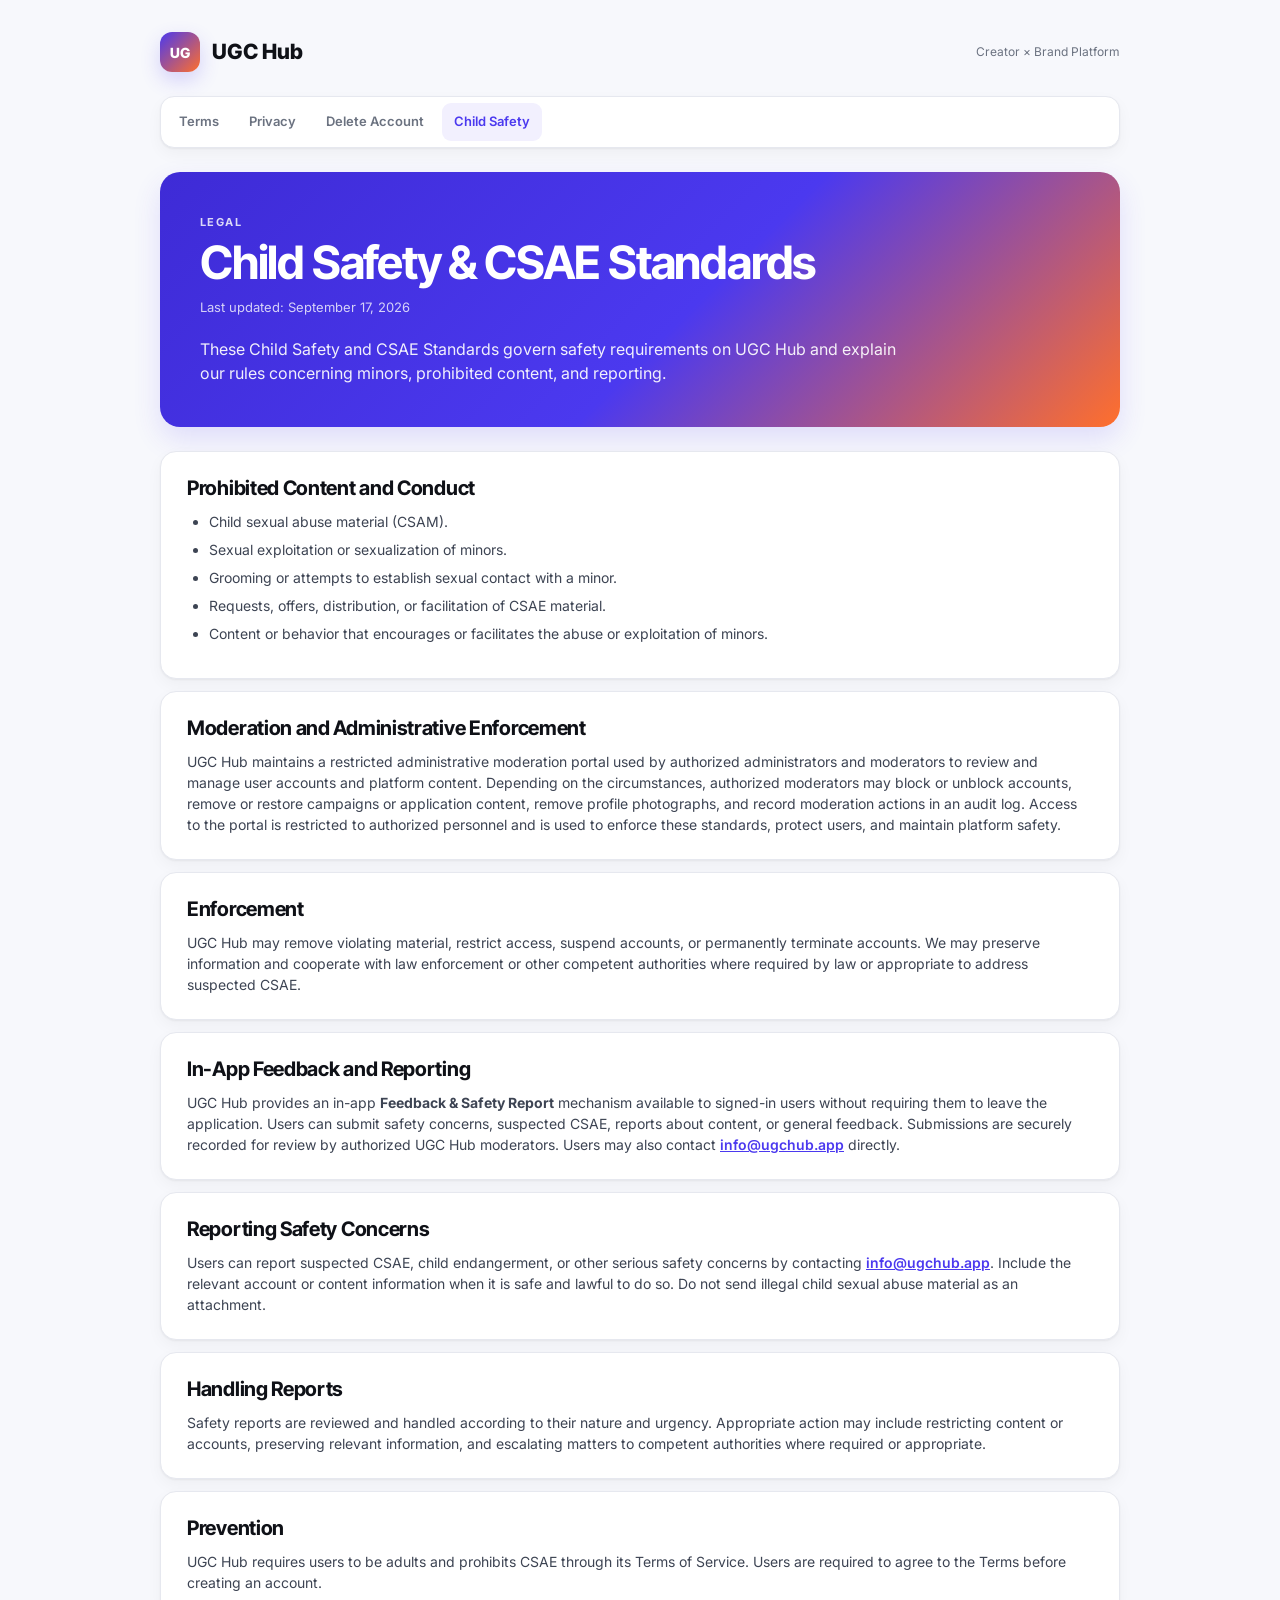
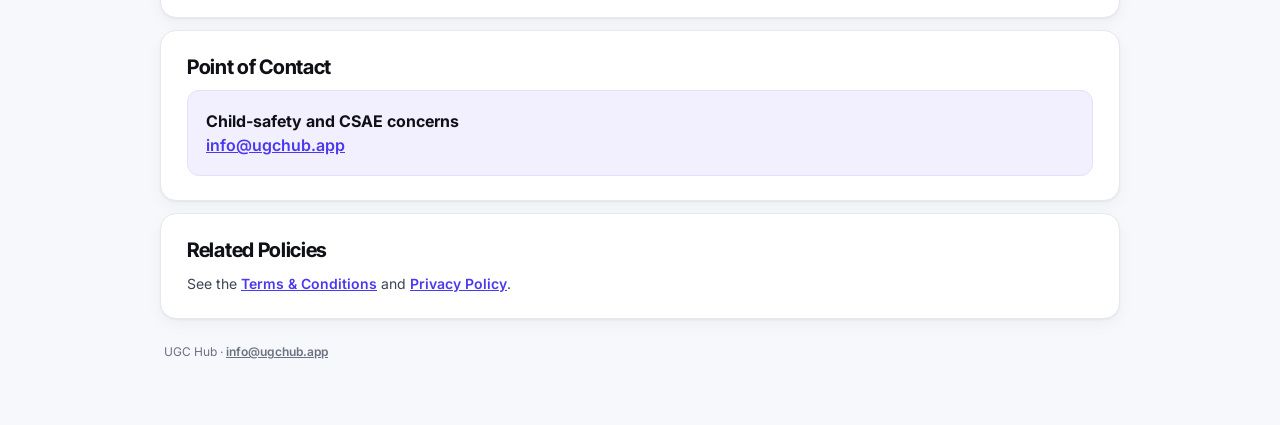
<file: safety-standards.html>
<!DOCTYPE html><html lang="en"><head><meta charset="UTF-8"><meta name="viewport" content="width=device-width,initial-scale=1.0"><title>UGC Hub | Child Safety and CSAE Standards</title><link rel="preconnect" href="https://fonts.googleapis.com"><link rel="preconnect" href="https://fonts.gstatic.com" crossorigin><link href="https://fonts.googleapis.com/css2?family=Inter:wght@400;500;600;700&family=Inter+Tight:wght@700;800&display=swap" rel="stylesheet"><style>
:root{--violet:#4B39EF;--violet-soft:#F2F0FE;--canvas:#F7F8FC;--border:#E6E8EF;--text:#0F1117;--secondary:#3D4453;--muted:#6B7280;--shadow:0 1px 2px #0f11170d,0 6px 16px #0f11170a}*{box-sizing:border-box}body{margin:0;background:var(--canvas);color:var(--text);font-family:Inter,system-ui,sans-serif;line-height:1.5}.shell{width:min(960px,calc(100% - 32px));margin:auto;padding:32px 0 64px}.brand{display:flex;align-items:center;gap:12px;margin-bottom:24px}.mark{width:40px;height:40px;border-radius:12px;background:linear-gradient(135deg,#4B39EF,#FF6F2C);display:grid;place-items:center;color:#fff;font-family:'Inter Tight';font-weight:800;font-size:14px;box-shadow:0 8px 20px #4b39ef33}.brand-name{font-family:'Inter Tight';font-size:21px;font-weight:800}.brand-sub{color:var(--muted);font-size:12px;margin-left:auto}.nav{display:flex;flex-wrap:wrap;gap:6px;padding:6px;background:#fff;border:1px solid var(--border);border-radius:14px;box-shadow:var(--shadow);margin-bottom:24px}.nav a{text-decoration:none;color:var(--muted);font-size:13px;font-weight:600;padding:9px 12px;border-radius:9px}.nav a.active,.nav a:hover{color:var(--violet)}.nav a.active{background:var(--violet-soft)}.hero{border-radius:20px;padding:42px 40px;margin-bottom:24px;color:#fff;background:linear-gradient(135deg,#3E2BD6 0%,#4B39EF 55%,#FF6F2C 100%);box-shadow:0 12px 28px #4b39ef24}.eyebrow{font-size:11px;text-transform:uppercase;letter-spacing:1.4px;font-weight:700;opacity:.82}.hero h1{font-family:'Inter Tight';font-size:clamp(34px,6vw,46px);line-height:1.08;letter-spacing:-1.2px;margin:8px 0 10px}.updated{font-size:13px;opacity:.78}.intro{font-size:16px;max-width:720px;margin:20px 0 0;color:#fff;opacity:.92}.content{display:grid;gap:12px}section{background:#fff;border:1px solid var(--border);border-radius:16px;padding:24px 26px;box-shadow:var(--shadow)}h2{font-family:'Inter Tight';font-size:20px;line-height:1.25;letter-spacing:-.3px;margin:0 0 10px}p,li{color:var(--secondary);font-size:14px}p{margin:0 0 12px}p:last-child{margin-bottom:0}ul{padding-left:22px;margin:10px 0}li{margin:7px 0}a{color:var(--violet);font-weight:600}.contact{background:var(--violet-soft);border:1px solid #E4E0FD;border-radius:12px;padding:18px}.contact a{color:var(--violet)}.footer{padding:24px 4px 0;color:var(--muted);font-size:12px}.footer a{color:var(--muted)}@media(max-width:600px){.shell{width:calc(100% - 24px);padding-top:20px}.brand-sub{display:none}.nav{overflow-x:auto;flex-wrap:nowrap}.nav a{white-space:nowrap}.hero{padding:30px 24px;border-radius:16px}.hero h1{font-size:34px}section{padding:20px;border-radius:14px}}
</style></head><body><main class="shell"><header class="brand"><div class="mark">UG</div><div class="brand-name">UGC Hub</div><div class="brand-sub">Creator × Brand Platform</div></header><nav class="nav"><a href="index.html">Terms</a><a href="privacy-policy.html">Privacy</a><a href="delete-account.html">Delete Account</a><a class="active" href="safety-standards.html">Child Safety</a></nav><header class="hero"><div class="eyebrow">Legal</div><h1>Child Safety &amp; CSAE Standards</h1><div class="updated">Last updated: September 17, 2026</div><p class="intro">These Child Safety and CSAE Standards govern safety requirements on UGC Hub and explain our rules concerning minors, prohibited content, and reporting.</p></header><div class="content">
<section><h2>Prohibited Content and Conduct</h2><ul><li>Child sexual abuse material (CSAM).</li><li>Sexual exploitation or sexualization of minors.</li><li>Grooming or attempts to establish sexual contact with a minor.</li><li>Requests, offers, distribution, or facilitation of CSAE material.</li><li>Content or behavior that encourages or facilitates the abuse or exploitation of minors.</li></ul></section>
<section><h2>Moderation and Administrative Enforcement</h2><p>UGC Hub maintains a restricted administrative moderation portal used by authorized administrators and moderators to review and manage user accounts and platform content. Depending on the circumstances, authorized moderators may block or unblock accounts, remove or restore campaigns or application content, remove profile photographs, and record moderation actions in an audit log. Access to the portal is restricted to authorized personnel and is used to enforce these standards, protect users, and maintain platform safety.</p></section>
<section><h2>Enforcement</h2><p>UGC Hub may remove violating material, restrict access, suspend accounts, or permanently terminate accounts. We may preserve information and cooperate with law enforcement or other competent authorities where required by law or appropriate to address suspected CSAE.</p></section>
<section><h2>In-App Feedback and Reporting</h2><p>UGC Hub provides an in-app <strong>Feedback &amp; Safety Report</strong> mechanism available to signed-in users without requiring them to leave the application. Users can submit safety concerns, suspected CSAE, reports about content, or general feedback. Submissions are securely recorded for review by authorized UGC Hub moderators. Users may also contact <a href="mailto:info@ugchub.app">info@ugchub.app</a> directly.</p></section>
<section><h2>Reporting Safety Concerns</h2><p>Users can report suspected CSAE, child endangerment, or other serious safety concerns by contacting <a href="mailto:info@ugchub.app">info@ugchub.app</a>. Include the relevant account or content information when it is safe and lawful to do so. Do not send illegal child sexual abuse material as an attachment.</p></section>
<section><h2>Handling Reports</h2><p>Safety reports are reviewed and handled according to their nature and urgency. Appropriate action may include restricting content or accounts, preserving relevant information, and escalating matters to competent authorities where required or appropriate.</p></section>
<section><h2>Prevention</h2><p>UGC Hub requires users to be adults and prohibits CSAE through its Terms of Service. Users are required to agree to the Terms before creating an account.</p></section>
<section><h2>Point of Contact</h2><div class="contact"><strong>Child-safety and CSAE concerns</strong><br><a href="mailto:info@ugchub.app">info@ugchub.app</a></div></section>
<section><h2>Related Policies</h2><p>See the <a href="index.html">Terms &amp; Conditions</a> and <a href="privacy-policy.html">Privacy Policy</a>.</p></section>
</div><footer class="footer">UGC Hub · <a href="mailto:info@ugchub.app">info@ugchub.app</a></footer></main></body></html>
</file>
